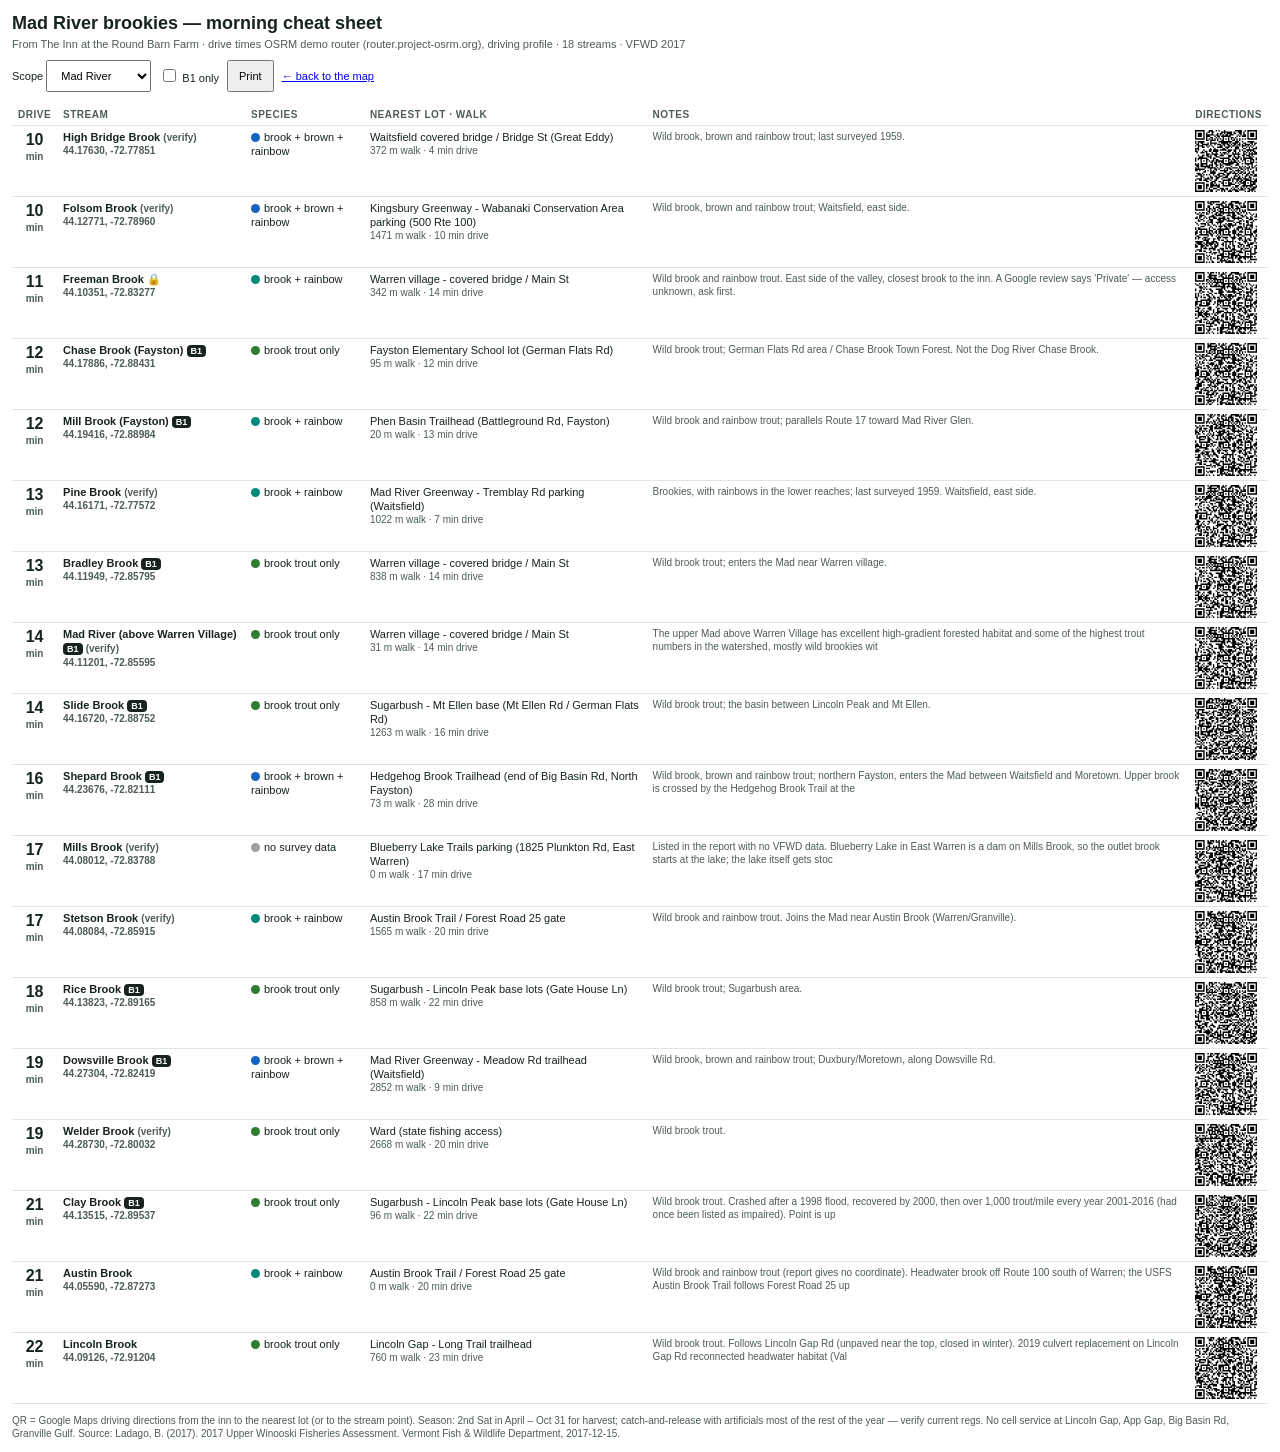
<file: cheatsheet.html>
<!doctype html>
<html lang="en">
<head>
<meta charset="utf-8">
<meta name="viewport" content="width=device-width, initial-scale=1">
<title>Mad River Brookies — cheat sheet</title>
<style>
  @page { size: letter; margin: 10mm; }
  body { font: 11px/1.3 -apple-system, BlinkMacSystemFont, "Segoe UI", Roboto, Helvetica, Arial, sans-serif; color: #16241d; margin: 12px; }
  h1 { font-size: 18px; margin: 0 0 2px; }
  .sub { color: #4d5c55; margin-bottom: 8px; }
  .controls { margin: 8px 0 12px; display: flex; gap: 8px; flex-wrap: wrap; align-items: center; }
  .controls button, .controls select { font: inherit; height: 32px; padding: 0 10px; }
  table { border-collapse: collapse; width: 100%; }
  th, td { border-bottom: 1px solid #dfe5e1; padding: 4px 6px; vertical-align: top; text-align: left; }
  th { font-size: 10px; text-transform: uppercase; letter-spacing: .05em; color: #4d5c55; }
  td.n { font-weight: 700; }
  td.min { font-size: 16px; font-weight: 800; text-align: center; white-space: nowrap; }
  .sp { display: inline-block; width: 9px; height: 9px; border-radius: 50%; margin-right: 4px; vertical-align: middle; }
  .b1 { background: #16241d; color: #fff; font-weight: 800; font-size: 9px; padding: 1px 4px; border-radius: 4px; }
  .qr { width: 62px; height: 62px; }
  .qr svg { width: 62px; height: 62px; }
  .small { color: #4d5c55; font-size: 10px; }
  .foot { margin-top: 10px; font-size: 10px; color: #4d5c55; }
  @media print { .controls { display: none; } body { margin: 0; } tr { page-break-inside: avoid; } }
</style>
</head>
<body>
<h1>Mad River brookies — morning cheat sheet</h1>
<div class="sub" id="sub"></div>
<div class="controls">
  <label>Scope <select id="scope"><option value="mad">Mad River</option><option value="dog">Dog River</option><option value="all">Whole report</option></select></label>
  <label><input type="checkbox" id="b1only"> B1 only</label>
  <button onclick="window.print()">Print</button>
  <a href="index.html">← back to the map</a>
</div>
<table id="t"><thead><tr><th>Drive</th><th>Stream</th><th>Species</th><th>Nearest lot · walk</th><th>Notes</th><th>Directions</th></tr></thead><tbody></tbody></table>
<div class="foot" id="foot"></div>
<script src="vendor/qrcode/qrcode.min.js"></script>
<script src="data/spots.js"></script>
<script>
(function () {
  var S = window.SPOTS, M = S.properties, INN = M.inn;
  var MAD = {}; S.features.forEach(function (f) { if (f.properties.watershed === 'Mad River') MAD[f.properties.name] = 1; });
  function cap(s) { return s.charAt(0).toUpperCase() + s.slice(1); }
  function esc(s) { return String(s == null ? '' : s).replace(/[&<>"]/g, function (c) { return { '&': '&amp;', '<': '&lt;', '>': '&gt;', '"': '&quot;' }[c]; }); }
  function gDir(lat, lng) { return 'https://www.google.com/maps/dir/?api=1&origin=' + INN.lat + ',' + INN.lng + '&destination=' + lat + ',' + lng + '&travelmode=driving'; }
  function qr(url) {
    try { var q = qrcode(0, 'M'); q.addData(url); q.make(); return q.createSvgTag({ cellSize: 2, margin: 0, scalable: true }); } catch (e) { return '<span class="small">' + esc(url) + '</span>'; }
  }
  function inScope(p, scope) {
    if (scope === 'all') return true;
    if (scope === 'mad') return p.huc10 === 'Mad River' || p.watershed === 'Mad River';
    return (p.huc10 || '').indexOf('Dog River') === 0 || p.watershed === 'Dog River';
  }
  function render() {
    var scope = document.getElementById('scope').value, b1 = document.getElementById('b1only').checked;
    var rows = S.features.filter(function (f) { var p = f.properties; return (p.layer === 'b1_water' || p.layer === 'narrative_only') && inScope(p, scope) && (!b1 || p.b1); });
    rows.sort(function (a, b) { return a.properties.drive_min - b.properties.drive_min; });
    document.getElementById('sub').textContent = 'From ' + INN.name + ' · drive times ' + (M.drive_source || '') + ' · ' + rows.length + ' streams · VFWD 2017';
    var tb = document.querySelector('#t tbody');
    tb.innerHTML = rows.map(function (f) {
      var p = f.properties, a = (p.nearest_access || [])[0], c = f.geometry.coordinates;
      var dest = a ? [a.lat, a.lng] : [c[1], c[0]];
      var url = gDir(dest[0], dest[1]);
      return '<tr><td class="min">' + Math.round(p.drive_min) + '<div class="small">min' + (p.drive_src === 'est.' ? ' est.' : '') + '</div></td>' +
        '<td class="n">' + esc(p.name) + (p.b1 ? ' <span class="b1">B1</span>' : '') + (p.confidence === 'low' ? ' <span class="small">(verify)</span>' : '') + (p.private_flag ? ' 🔒' : '') + '<div class="small">' + c[1].toFixed(5) + ', ' + c[0].toFixed(5) + '</div></td>' +
        '<td><span class="sp" style="background:' + p.color + '"></span>' + esc(p.species_label) + '</td>' +
        '<td>' + (a ? esc(a.name) + '<div class="small">' + a.walk_m + ' m walk · ' + Math.round(a.drive_min) + ' min drive</div>' : '<span class="small">none within 3 km</span>') + '</td>' +
        '<td class="small">' + esc(cap((p.notes || '').replace(/^REPORT COORDINATE PROBLEM:.*?Report: /, ''))).slice(0, 160) + '</td>' +
        '<td><div class="qr">' + qr(url) + '</div></td></tr>';
    }).join('');
    document.getElementById('foot').innerHTML = 'QR = Google Maps driving directions from the inn to the nearest lot (or to the stream point). Season: 2nd Sat in April – Oct 31 for harvest; catch-and-release with artificials most of the rest of the year — verify current regs. No cell service at Lincoln Gap, App Gap, Big Basin Rd, Granville Gulf. Source: ' + esc(M.report);
  }
  document.getElementById('scope').addEventListener('change', render);
  document.getElementById('b1only').addEventListener('change', render);
  render();
})();
</script>
</body>
</html>
</file>
